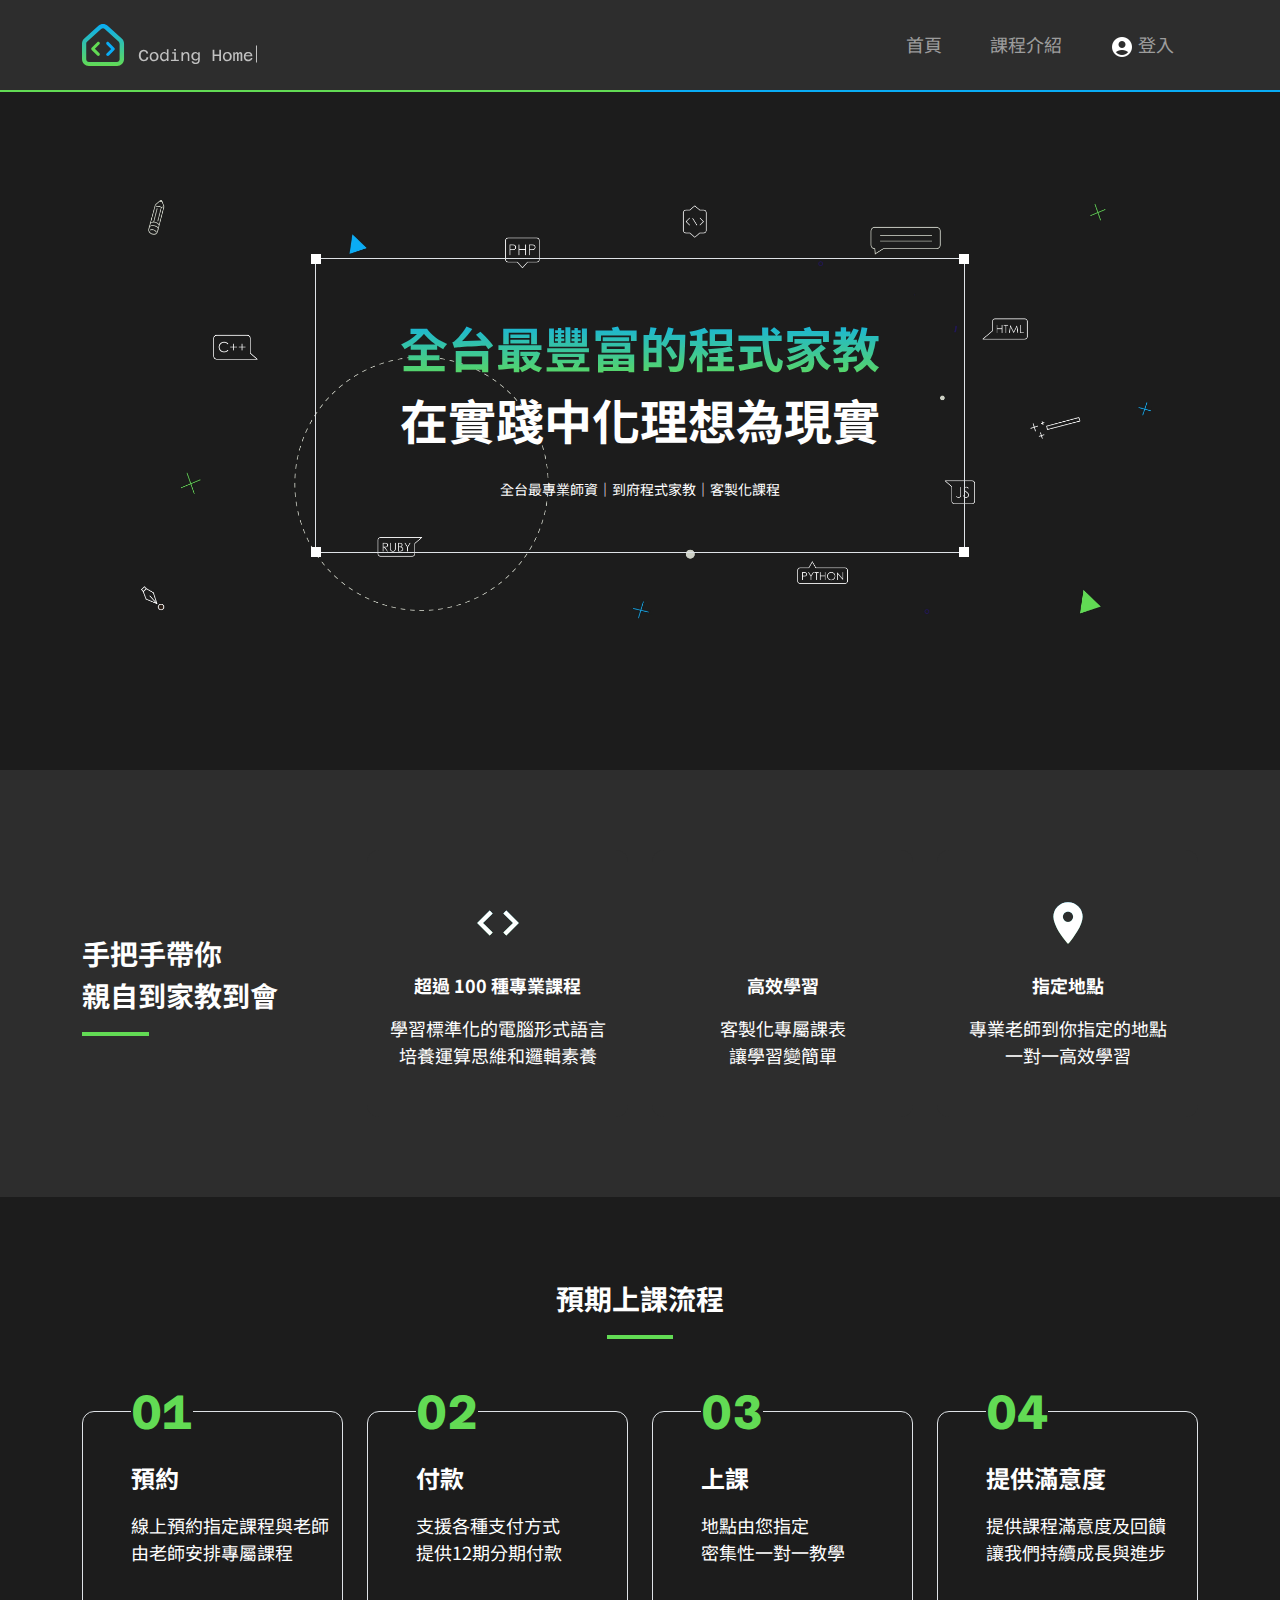
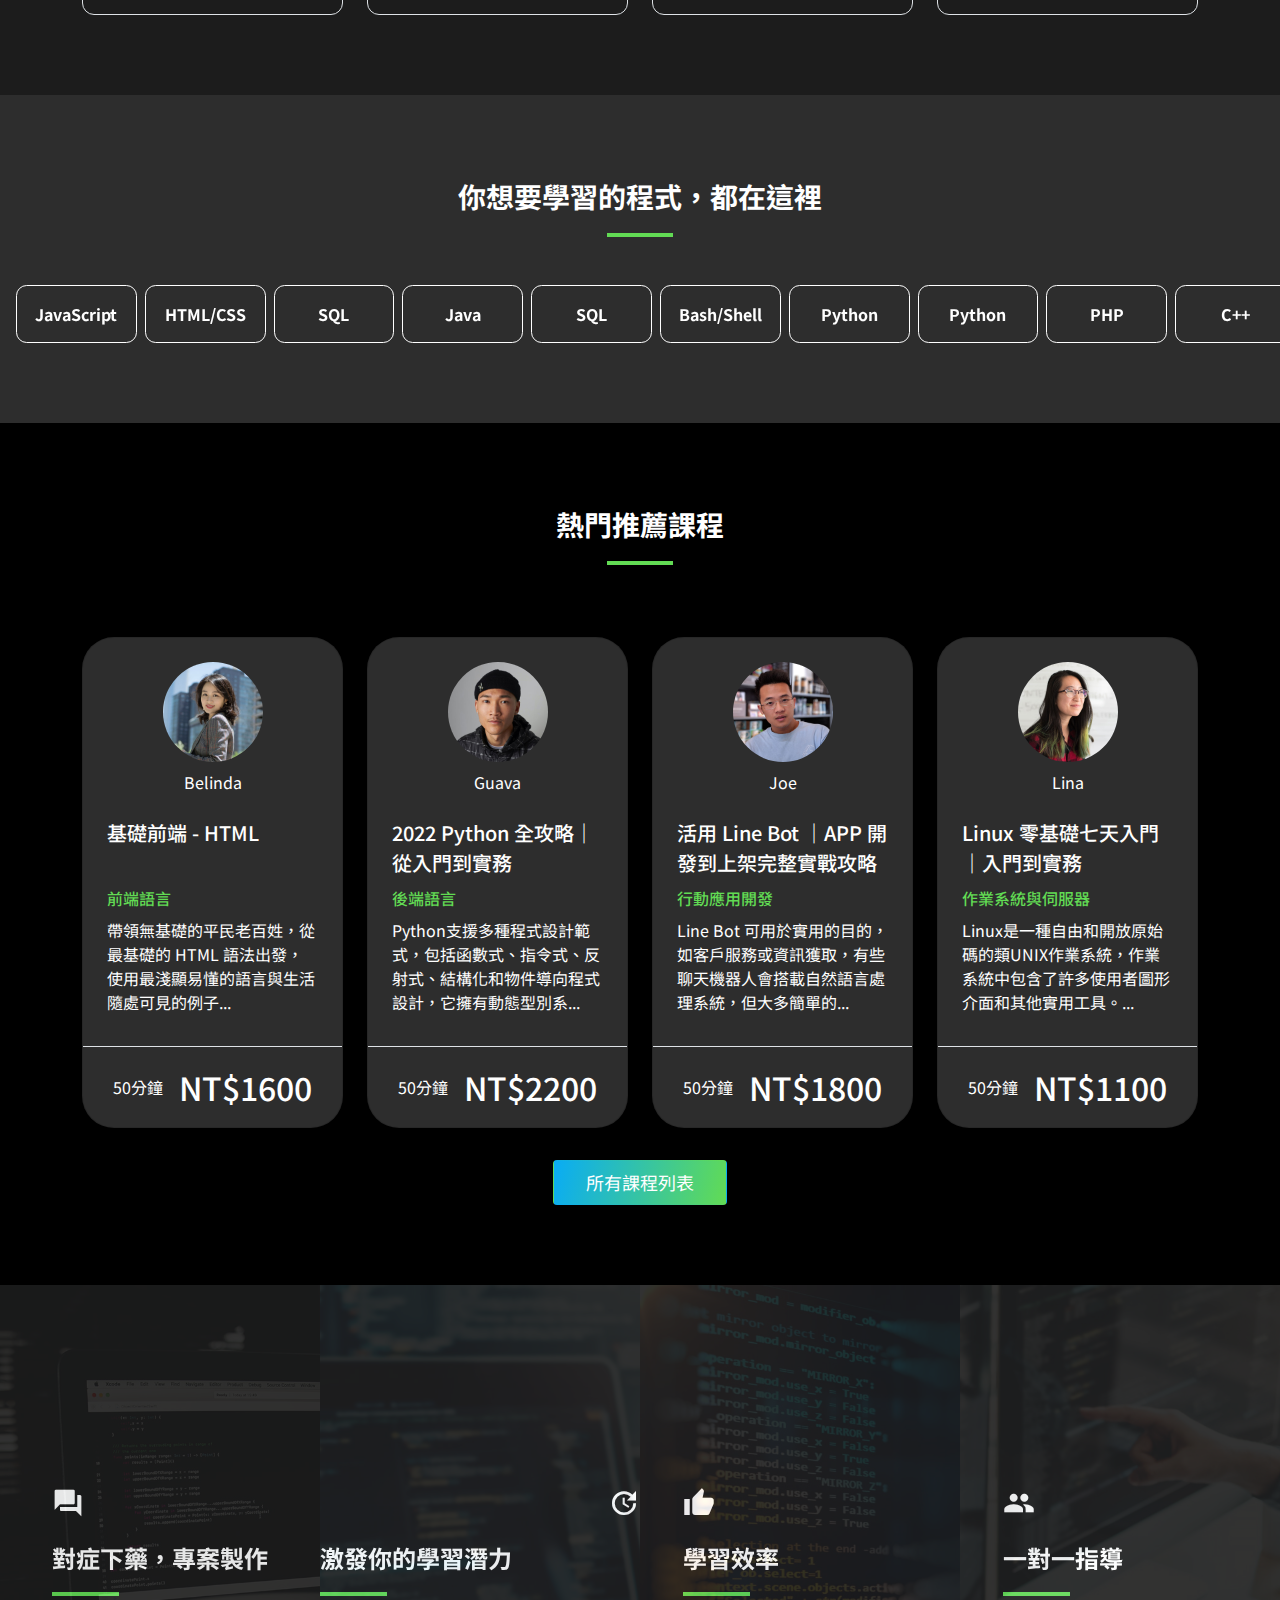
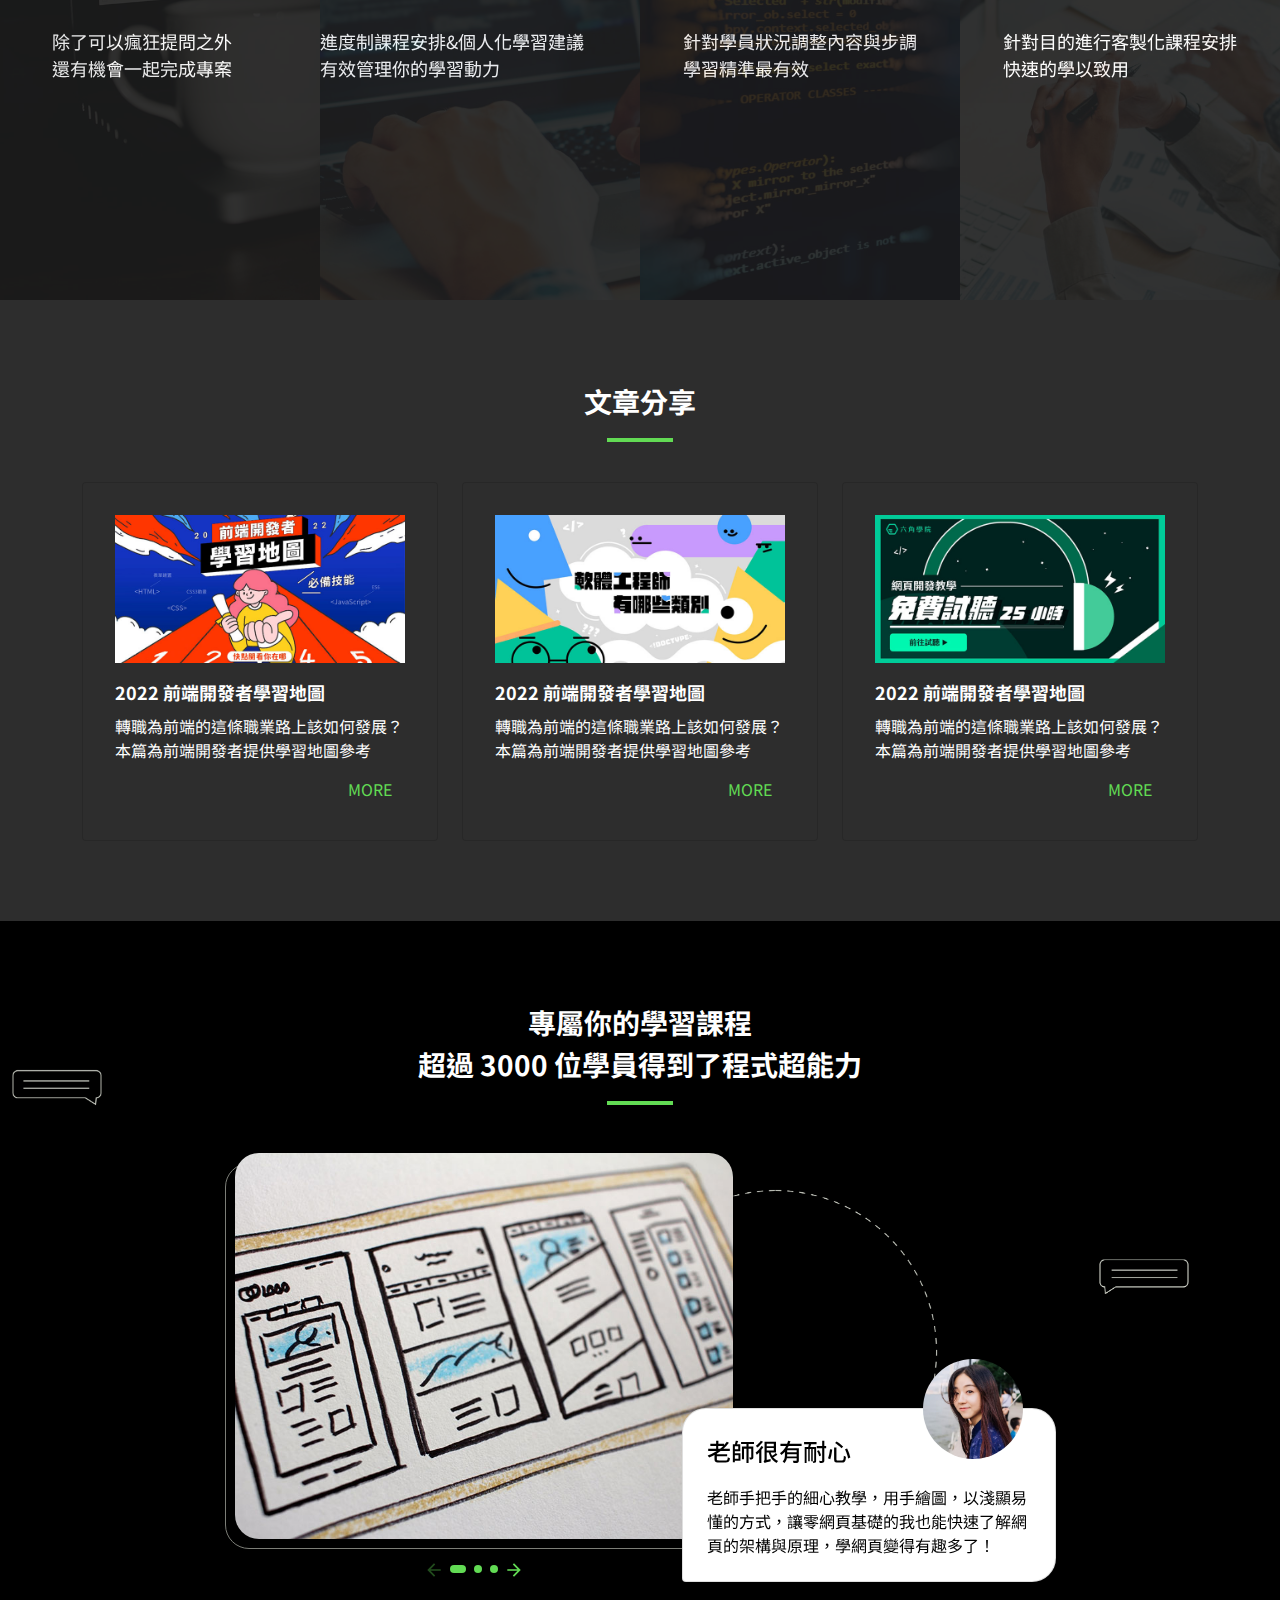
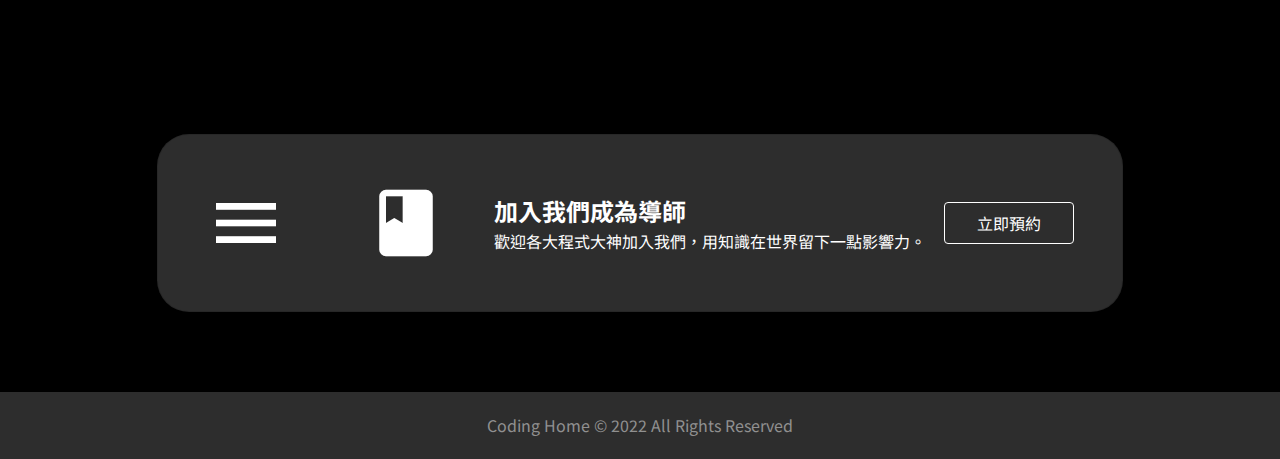
<file: index.html>
<!DOCTYPE html>
<html lang="en">
  <head>
    <meta charset="UTF-8" />
    <meta name="viewport" content="width=device-width, initial-scale=1.0" />
    <meta http-equiv="X-UA-Compatible" content="ie=edge" />
    <title>程式家教首頁</title>
    <link
      rel="stylesheet"
      href="https://cdnjs.cloudflare.com/ajax/libs/font-awesome/5.13.0/css/all.min.css"
    />
    <link rel="preconnect" href="https://fonts.googleapis.com" />
    <link rel="preconnect" href="https://fonts.gstatic.com" crossorigin />
    <link
      href="https://fonts.googleapis.com/css2?family=Azeret+Mono:wght@400;700&family=Noto+Sans+TC:wght@400;700&display=swap"
      rel="stylesheet"
    />
    <link
      href="https://fonts.googleapis.com/icon?family=Material+Icons"
      rel="stylesheet"
    />
    <link
  rel="stylesheet"
  href="https://cdn.jsdelivr.net/npm/swiper@8/swiper-bundle.min.css"
/>
    <link rel="stylesheet" href="./assets/style/all.css" />
  </head>

  <body>
    <nav class="navbar navbar-expand-md navbar-dark bg-light py-0">
      <div class="container">
        <a class="navbar-brand py-6" href="#"
          ><h1 class="logo mb-0">程式家教</h1></a
        >
        <button
          class="navbar-toggler border-0 text-primary p-0"
          type="button"
          data-bs-toggle="collapse"
          data-bs-target="#navbarSupportedContent"
          aria-controls="navbarSupportedContent"
          aria-expanded="false"
          aria-label="Toggle navigation"
        >
          <span class="material-icons"> drag_handle </span>
        </button>
        <div class="collapse navbar-collapse" id="navbarSupportedContent">
          <ul class="navbar-nav ms-auto text-center my-3">
            <li class="nav-item">
              <a
                class="nav-link py-3 px-md-6 fs-7"
                aria-current="page"
                href="./index.html"
                >首頁</a
              >
            </li>
            <li class="nav-item">
              <a class="nav-link py-3 px-md-6 fs-7" href="./course.html">課程介紹</a>
            </li>
            <li class="nav-item">
              <a class="nav-link py-3 px-md-6 fs-7" href="#"
                ><img
                  src="./assets/images/account.png"
                  alt="帳戶頭貼"
                  class="me-1"
                />登入</a
              >
            </li>
          </ul>
        </div>
      </div>
    </nav>

    
<section class="banner pt-md-12">
  <div class="container">
    <div class="bannerBg">
      <div
        class="bannerText d-flex justify-content-center align-items-center h-100"
      >
        <div class="text-center border position-relative">
          <div
            class="square position-absolute top-0 start-0 translate-middle"
          ></div>
          <div
            class="square position-absolute top-0 start-100 translate-middle"
          ></div>
          <div
            class="square position-absolute top-100 start-0 translate-middle"
          ></div>
          <div
            class="square position-absolute top-100 start-100 translate-middle"
          ></div>
          <div class="py-8 px-7 py-md-13 px-md-21">
            <h4 class="fw-bold mb-0">
              <span class="text-gradient-y">全台最豐富的程式家教</span
              ><br />在實踐中化理想為現實
            </h4>
            <p class="fs-9 mt-6 mb-0">
              全台最專業師資｜到府程式家教｜客製化課程
            </p>
          </div>
        </div>
      </div>
    </div>
  </div>
</section>

<section class="bg-light py-10 py-md-20">
  <div class="container">
    <div
      class="row row-cols-1 row-cols-md-2 row-cols-lg-4 g-6 text-center align-items-center"
    >
      <div class="col">
        <h2 class="mb-0 fw-bold text-md-left">
          手把手帶你<br />親自到家教到會<span class="line line-lg-left"></span>
        </h2>
      </div>
      <div class="col">
        <div class="card card_hover border-0 bg-grayBg py-12 rounded-12 bg-lg-light">
          <span class="material-icons text-gradient-y text-gradient-y-lg"
            >code</span
          >
          <h5 class="fs-7 fw-bold mt-6">超過 100 種專業課程</h5>
          <p class="mb-0 mt-4 fs-7">
            學習標準化的電腦形式語言<br />培養運算思維和邏輯素養
          </p>
        </div>
      </div>
      <div class="col">
        <div class="card card_hover border-0 bg-grayBg py-12 rounded-12 bg-lg-light">
          <span class="material-icons text-gradient-y text-gradient-y-lg">
            rocket_launch
          </span>
          <h5 class="fs-7 fw-bold mt-6">高效學習</h5>
          <p class="mb-0 mt-4 fs-7">客製化專屬課表<br />讓學習變簡單</p>
        </div>
      </div>
      <div class="col">
        <div class="card card_hover border-0 bg-grayBg py-12 rounded-12 bg-lg-light">
          <span class="material-icons text-gradient-y text-gradient-y-lg">
            location_on
          </span>
          <h5 class="fs-7 fw-bold mt-6">指定地點</h5>
          <p class="mb-0 mt-4 fs-7">
            專業老師到你指定的地點<br />一對一高效學習
          </p>
        </div>
      </div>
    </div>
  </div>
</section>

<section class="bg-dark py-10 py-md-20">
  <div class="container">
    <h2 class="fs-5 mb-0 fw-bold text-center">
      預期上課流程<span class="line mx-auto"></span>
    </h2>
    <div class="row row-cols-1 row-cols-md-2 row-cols-xl-4 gy-12 mt-6">
      <div class="col">
        <div
          class="card bg-dark border rounded-12 py-12 ps-12 position-relative"
        >
          <div class="number position-absolute top-0 translate-middle-y">
            01
          </div>
          <h4 class="fw-bold">預約</h4>
          <p class="fs-7 mb-0 mt-4">
            線上預約指定課程與老師<br />由老師安排專屬課程
          </p>
        </div>
      </div>
      <div class="col">
        <div
          class="card bg-dark border rounded-12 py-12 ps-12 position-relative"
        >
          <div class="number position-absolute top-0 translate-middle-y">
            02
          </div>
          <h4 class="fw-bold">付款</h4>
          <p class="fs-7 mb-0 mt-4">支援各種支付方式<br />提供12期分期付款</p>
        </div>
      </div>
      <div class="col">
        <div
          class="card bg-dark border rounded-12 py-12 ps-12 position-relative"
        >
          <div class="number position-absolute top-0 translate-middle-y">
            03
          </div>
          <h4 class="fw-bold">上課</h4>
          <p class="fs-7 mb-0 mt-4">地點由您指定<br />密集性一對一教學</p>
        </div>
      </div>
      <div class="col">
        <div
          class="card bg-dark border rounded-12 py-12 ps-12 position-relative"
        >
          <div class="number position-absolute top-0 translate-middle-y">
            04
          </div>
          <h4 class="fw-bold">提供滿意度</h4>
          <p class="fs-7 mb-0 mt-4">
            提供課程滿意度及回饋<br />讓我們持續成長與進步
          </p>
        </div>
      </div>
    </div>
  </div>
</section>

<section class="bg-light py-10 py-md-20">
  <h2 class="text-center fw-bold">
    你想要學習的程式，<br class="d-md-none" />都在這裡<span
      class="line mx-auto"
    ></span>
  </h2>
  <div class="program">
    <div class="swiper mySwiper">
      <div class="swiper-wrapper ms-4 mt-12">
        <div class="swiper-slide">JavaScript</div>
        <div class="swiper-slide">HTML/CSS</div>
        <div class="swiper-slide">SQL</div>
        <div class="swiper-slide">Java</div>
        <div class="swiper-slide">SQL</div>
        <div class="swiper-slide">Bash/Shell</div>
        <div class="swiper-slide">Python</div>
        <div class="swiper-slide">Python</div>
        <div class="swiper-slide">PHP</div>
        <div class="swiper-slide">C++</div>
        <div class="swiper-slide">JavaScript</div>
        <div class="swiper-slide">HTML/CSS</div>
        <div class="swiper-slide">SQL</div>
        <div class="swiper-slide">Java</div>
        <div class="swiper-slide">SQL</div>
      </div>
    </div>
  </div>
</section>

<section class="bg-black py-10 py-md-20">
  <div class="container">
    <h2 class="text-center fs-5 fw-bold">
      熱門推薦課程<span class="line mx-auto"></span>
    </h2>
    <div class="row row-cols-1 row-cols-md-2 row-cols-xl-4 gy-6 mt-6 mt-md-12">
      <div class="col">
        <div class="card bg-light rounder-24 h-card-491">
          <div class="px-6 mt-6">
            <img
              class="coustom-img rounded-pill d-block mx-auto"
              src="./assets/images/teacher01.jpg"
              alt="Belinda"
            />
            <p class="text-center mt-2 mb-0">Belinda</p>
          </div>
          <div
            class="card-body px-6 py-0 d-flex flex-column justify-content-between"
          >
            <h5 class="mt-6">基礎前端 - HTML</h5>
            <div>
              <h6 class="text-primary mt-2">前端語言</h6>
              <p class="mt-2 mb-8">
                帶領無基礎的平民老百姓，從最基礎的 HTML
                語法出發，使用最淺顯易懂的語言與生活隨處可見的例子...
              </p>
            </div>
          </div>
          <div class="border-top">
            <div class="d-flex align-items-center justify-content-center py-4">
              <p class="mb-0">50分鐘</p>
              <h3 class="fs-11 ms-4">NT$1600</h3>
            </div>
          </div>
        </div>
      </div>
      <div class="col">
        <div class="card bg-light rounder-24 h-card-491">
          <div class="px-6 mt-6">
            <img
              class="coustom-img rounded-pill d-block mx-auto"
              src="./assets/images/teacher02.jpg"
              alt="Guava"
            />
            <p class="text-center mt-2 mb-0">Guava</p>
          </div>
          <div
            class="card-body px-6 py-0 d-flex flex-column justify-content-between"
          >
            <h5 class="mt-6">2022 Python 全攻略｜從入門到實務</h5>
            <div>
              <h6 class="text-primary mt-2">後端語言</h6>
              <p class="mt-2 mb-8">
                Python支援多種程式設計範式，包括函數式、指令式、反射式、結構化和物件導向程式設計，它擁有動態型別系...
              </p>
            </div>
          </div>
          <div class="border-top">
            <div class="d-flex align-items-center justify-content-center py-4">
              <p class="mb-0">50分鐘</p>
              <h3 class="fs-11 ms-4">NT$2200</h3>
            </div>
          </div>
        </div>
      </div>
      <div class="col">
        <div class="card bg-light rounder-24 h-card-491">
          <div class="px-6 mt-6">
            <img
              class="coustom-img rounded-pill d-block mx-auto"
              src="./assets/images/teacher03.jpg"
              alt="Joe"
            />
            <p class="text-center mt-2 mb-0">Joe</p>
          </div>
          <div
            class="card-body px-6 py-0 d-flex flex-column justify-content-between"
          >
            <h5 class="mt-6">活用 Line Bot ｜APP 開發到上架完整實戰攻略</h5>
            <div>
              <h6 class="text-primary mt-2">行動應用開發</h6>
              <p class="mt-2 mb-8">
                Line Bot
                可用於實用的目的，如客戶服務或資訊獲取，有些聊天機器人會搭載自然語言處理系統，但大多簡單的...
              </p>
            </div>
          </div>
          <div class="border-top">
            <div class="d-flex align-items-center justify-content-center py-4">
              <p class="mb-0">50分鐘</p>
              <h3 class="fs-11 ms-4">NT$1800</h3>
            </div>
          </div>
        </div>
      </div>
      <div class="col">
        <div class="card bg-light rounder-24 h-card-491">
          <div class="px-6 mt-6">
            <img
              class="coustom-img rounded-pill d-block mx-auto"
              src="./assets/images/teacher04.jpg"
              alt="Lina"
            />
            <p class="text-center mt-2 mb-0">Lina</p>
          </div>
          <div
            class="card-body px-6 py-0 d-flex flex-column justify-content-between"
          >
            <h5 class="mt-6">Linux 零基礎七天入門｜入門到實務</h5>
            <div>
              <h6 class="text-primary mt-2">作業系統與伺服器</h6>
              <p class="mt-2 mb-8">
                Linux是一種自由和開放原始碼的類UNIX作業系統，作業系統中包含了許多使用者圖形介面和其他實用工具。...
              </p>
            </div>
          </div>
          <div class="border-top">
            <div class="d-flex align-items-center justify-content-center py-4">
              <p class="mb-0">50分鐘</p>
              <h3 class="fs-11 ms-4">NT$1100</h3>
            </div>
          </div>
        </div>
      </div>
    </div>
    <div class="text-center mt-8">
      <a href="#" class="btn gradient-x px-8 py-2 fs-7">所有課程列表</a>
    </div>
  </div>
</section>

<section>
  <div class="container-fluid">
    <div class="row row-cols-1 row-cols-md-2 row-cols-lg-4">
      <div class="col bgImg p-0">
        <div class="bg-dark mask d-flex h-100 align-items-center">
          <div class="mx-auto text-center text-lg-start">
            <span class="material-icons text-primary fs-11">
              question_answer
            </span>
            <h4 class="fw-bold mt-4">
              對症下藥，專案製作<span class="line line-lg-left"></span>
            </h4>
            <p class="mt-8 fs-7">
              除了可以瘋狂提問之外<br />還有機會一起完成專案
            </p>
          </div>
        </div>
      </div>
      <div class="col bgImg2 p-0">
        <div class="bg-dark mask d-flex h-100 align-items-center">
          <div class="mx-auto text-center text-lg-start">
            <span class="material-icons text-primary fs-11">
              tips_and_updates
            </span>
            <h4 class="fw-bold mt-4">
              激發你的學習潛力<span class="line line-lg-left"></span>
            </h4>
            <p class="mt-8 fs-7">
              進度制課程安排&個人化學習建議<br />有效管理你的學習動力
            </p>
          </div>
        </div>
      </div>
      <div class="col bgImg3 p-0">
        <div class="bg-dark mask d-flex h-100 align-items-center">
          <div class="mx-auto text-center text-lg-start">
            <span class="material-icons text-primary fs-11"> thumb_up </span>
            <h4 class="fw-bold mt-4">
              學習效率<span class="line line-lg-left"></span>
            </h4>
            <p class="mt-8 fs-7">
              針對學員狀況調整內容與步調<br />學習精準最有效
            </p>
          </div>
        </div>
      </div>
      <div class="col bgImg4 p-0">
        <div class="bg-dark mask d-flex h-100 align-items-center">
          <div class="mx-auto text-center text-lg-start">
            <span class="material-icons text-primary fs-11"> people </span>
            <h4 class="fw-bold mt-4">
              一對一指導<span class="line line-lg-left"></span>
            </h4>
            <p class="mt-8 fs-7">
              針對目的進行客製化課程安排<br />快速的學以致用
            </p>
          </div>
        </div>
      </div>
    </div>
  </div>
</section>

<section class="bg-light py-10 py-md-20">
  <div class="container">
    <h2 class="text-center fs-5 fw-bold">
      文章分享<span class="line mx-auto"></span>
    </h2>
    <div class="row row-cols-1 row-cols-md-3 g-6 mt-4">
      <div class="col">
        <div class="card p-md-8 bg-light card_hover-squareRounded position-relative">
          <div class="squareRounded squareRounded-topLeft position-absolute top-0 start-0"></div>
          <div class="squareRounded squareRounded-topRight position-absolute top-0 end-0"></div>
          <div class="squareRounded squareRounded-bottomRight position-absolute bottom-0 end-0"></div>
          <div class="squareRounded squareRounded-bottomLeft position-absolute bottom-0  start-0"></div>
          <img src="./assets/images/article01.jpg" class="card-img-top rounded-0" alt="article01">
          <div class="card-body p-0">
            <h5 class="card-title mt-4 fs-7 fw-bold">2022 前端開發者學習地圖</h5>
            <p class="card-text mb-2">轉職為前端的這條職業路上該如何發展？本篇為前端開發者提供學習地圖參考</p>
            <div class="text-end">
              <a href="#" class="btn text-primary stretched-link">MORE</a>
            </div>
          </div>
        </div>
      </div>
      <div class="col">
        <div class="card card_hover-squareRounded p-md-8 bg-light card_hover-squareRounded position-relative">
          <div class="squareRounded squareRounded-topLeft position-absolute top-0 start-0"></div>
          <div class="squareRounded squareRounded-topRight position-absolute top-0 end-0"></div>
          <div class="squareRounded squareRounded-bottomRight position-absolute bottom-0 end-0"></div>
          <div class="squareRounded squareRounded-bottomLeft position-absolute bottom-0  start-0"></div>
          <img src="./assets/images/article02.jpg" class="card-img-top rounded-0" alt="article02">
          <div class="card-body p-0">
            <h5 class="card-title mt-4 fs-7 fw-bold">2022 前端開發者學習地圖</h5>
            <p class="card-text mb-2">轉職為前端的這條職業路上該如何發展？本篇為前端開發者提供學習地圖參考</p>
            <div class="text-end">
              <a href="#" class="btn text-primary stretched-link">MORE</a>
            </div>
          </div>
        </div>
      </div>
      <div class="col">
        <div class="card card_hover-squareRounded p-md-8 bg-light card_hover-squareRounded position-relative">
          <div class="squareRounded squareRounded-topLeft position-absolute top-0 start-0"></div>
          <div class="squareRounded squareRounded-topRight position-absolute top-0 end-0"></div>
          <div class="squareRounded squareRounded-bottomRight position-absolute bottom-0 end-0"></div>
          <div class="squareRounded squareRounded-bottomLeft position-absolute bottom-0  start-0"></div>
          <img src="./assets/images/article03.jpg" class="card-img-top rounded-0" alt="article03">
          <div class="card-body p-0">
            <h5 class="card-title mt-4 fs-7 fw-bold">2022 前端開發者學習地圖</h5>
            <p class="card-text mb-2">轉職為前端的這條職業路上該如何發展？本篇為前端開發者提供學習地圖參考</p>
            <div class="text-end">
              <a href="#" class="btn text-primary stretched-link">MORE</a>
            </div>
          </div>
        </div>
      </div>
    </div>
  </div>
</section>

<section class="bg-share py-10 py-md-20">
  <div class="container">
    <h2 class="text-center fs-5 fw-bold">
      專屬你的學習課程<br>超過 3000 位學員得到了程式超能力<span class="line mx-auto"></span>
    </h2>
    <div class="feedback row justify-content-center mt-6 mt-md-12">
      <div class="col-md-9">
        <div class="swiper mySwiper2">
          <div class="swiper-wrapper">
            <div class="swiper-slide position-relative">
                <div class="swiper-img">
                  <img src="./assets/images/share.jpg" alt="share">
                </div>
                <div class="card mt-18 mt-md-0 p-6 bg-white text-black rounded-24-unBottomLLeft position-relative">
                  <h4>老師很有耐心</h4>
                  <p class="mb-0 mt-4">老師手把手的細心教學，用手繪圖，以淺顯易懂的方式，讓零網頁基礎的我也能快速了解網頁的架構與原理，學網頁變得有趣多了！</p>
                  <img class="coustom-img rounded-pill position-absolute top-0 end-0 me-8 translate-middle-y" src="./assets/images/student01.jpg" alt="">
                </div>
            </div>
            <div class="swiper-slide position-relative">
              <div class="swiper-img">
                <img src="./assets/images/article01.jpg" alt="article01">
              </div>
              <div class="card mt-18 mt-md-0 p-6 bg-white text-black rounded-24-unBottomLLeft position-relative">
                <h4>老師很有耐心</h4>
                <p class="mb-0 mt-4">老師手把手的細心教學，用手繪圖，以淺顯易懂的方式，讓零網頁基礎的我也能快速了解網頁的架構與原理，學網頁變得有趣多了！</p>
                <img class="coustom-img rounded-pill position-absolute top-0 end-0 me-8 translate-middle-y" src="./assets/images/student02.jpg" alt="">
              </div>
          </div>
          <div class="swiper-slide position-relative">
            <div class="swiper-img">
              <img src="./assets/images/article02.jpg" alt="article02">
            </div>
            <div class="card mt-18 mt-md-0 p-6 bg-white text-black rounded-24-unBottomLLeft position-relative">
              <h4>老師很有耐心</h4>
              <p class="mb-0 mt-4">老師手把手的細心教學，用手繪圖，以淺顯易懂的方式，讓零網頁基礎的我也能快速了解網頁的架構與原理，學網頁變得有趣多了！</p>
              <img class="coustom-img rounded-pill position-absolute top-0 end-0 me-8 translate-middle-y" src="./assets/images/student03.jpg" alt="">
            </div>
        </div>
          </div>
          <div class="d-flex justify-content-center mt-8 swiper-buttons">
            <div class="swiper-button-prev">
              <span class="material-icons fs-6">
                arrow_back
                </span>
            </div>
            <div class="swiper-pagination"></div>
            <div class="swiper-button-next">
              <span class="material-icons fs-6">
                arrow_forward
                </span>
            </div>
          </div>
        </div>
      </div>
    </div>
  </div>
</section>

<section class="bg-black py-10 py-md-20 px-3">
  <div class="card bg-light max-width-966 rounder-24 py-10 px-6 p-md-12 mx-auto">
    <div class="text-center d-md-flex align-items-md-center text-md-left">
      <span class="material-icons fs-12">
        menu_book
      </span>
      <div class="card-body p-0 d-md-flex align-items-md-center justify-content-md-between">
        <div class="ms-md-6 ms-lg-12">
          <h5 class="card-title fw-bold h4 mt-6 mb-0 mt-md-0">加入我們成為導師</h5>
          <p class="card-text mt-6 mb-0 mt-md-0">歡迎各大程式大神加入我們，用知識在世界留下一點影響力。</p>
        </div>
        <a href="#" class="btn btn-light text-white border-white px-8 py-2 mt-6 mt-md-0">立即預約</a>
      </div>
    </div>
  </div>
</section>

    <footer class="footer bg-light">
      <div class="text-gray-600 text-center py-6 lh-19">
        Coding Home © 2022 All Rights Reserved
      </div>
    </footer>

    <script src="./assets/js/vendors.js"></script>
    <script src="https://cdn.jsdelivr.net/npm/swiper@8/swiper-bundle.min.js"></script>
    <script src="./assets/js/all.js"></script>
  </body>
</html>
</file>
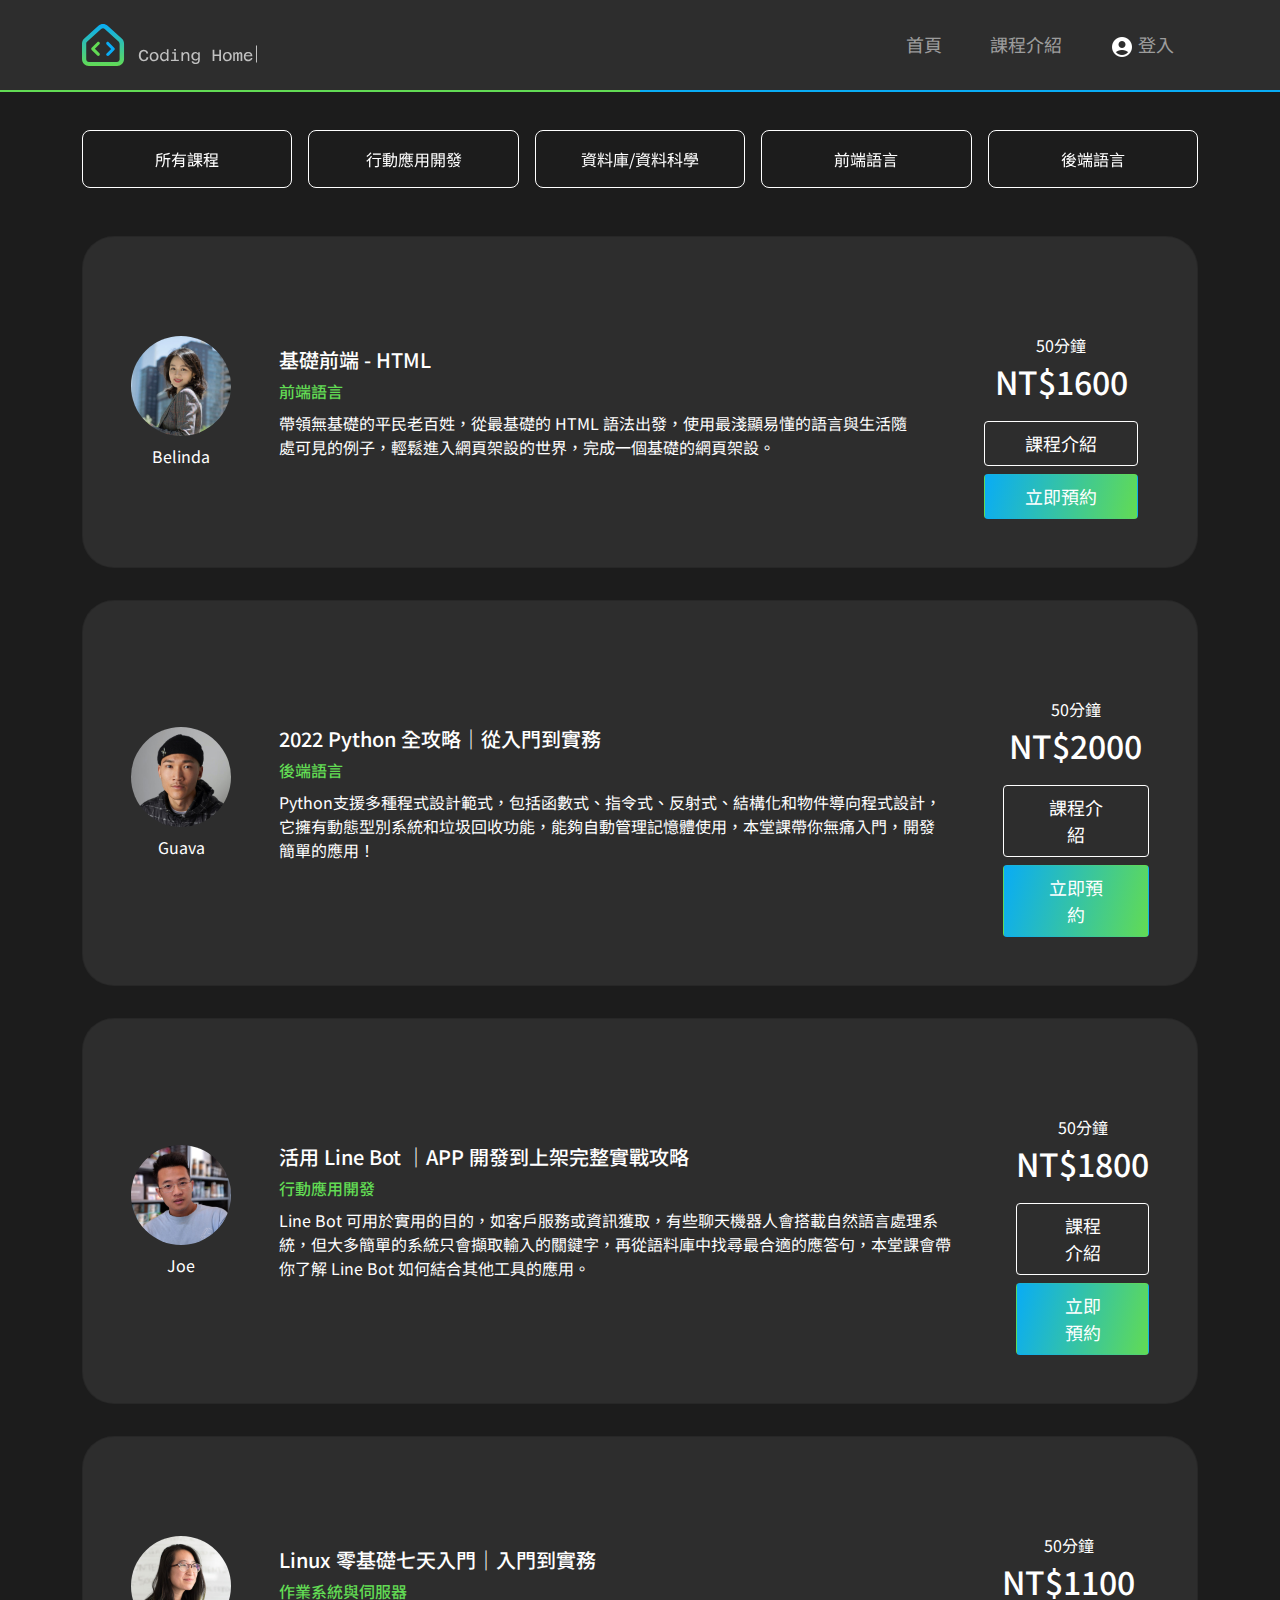
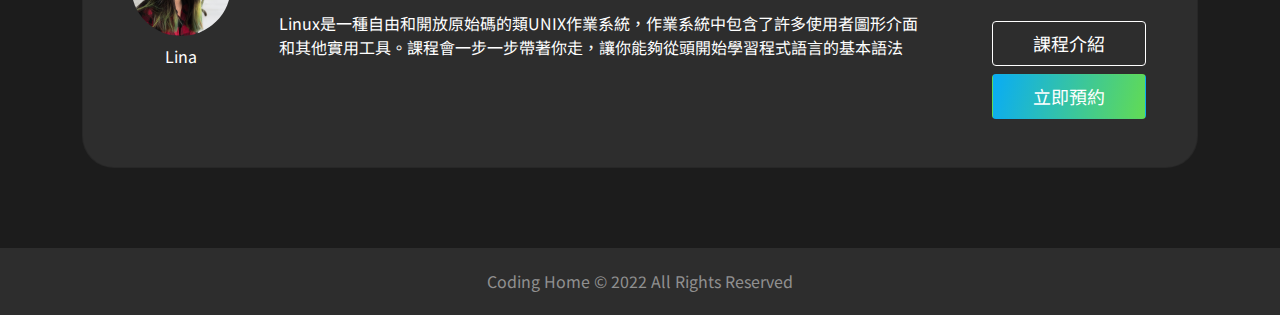
<file: course.html>
<!DOCTYPE html>
<html lang="en">
  <head>
    <meta charset="UTF-8" />
    <meta name="viewport" content="width=device-width, initial-scale=1.0" />
    <meta http-equiv="X-UA-Compatible" content="ie=edge" />
    <title>程式家教課程介紹</title>
    <link
      rel="stylesheet"
      href="https://cdnjs.cloudflare.com/ajax/libs/font-awesome/5.13.0/css/all.min.css"
    />
    <link rel="preconnect" href="https://fonts.googleapis.com" />
    <link rel="preconnect" href="https://fonts.gstatic.com" crossorigin />
    <link
      href="https://fonts.googleapis.com/css2?family=Azeret+Mono:wght@400;700&family=Noto+Sans+TC:wght@400;700&display=swap"
      rel="stylesheet"
    />
    <link
      href="https://fonts.googleapis.com/icon?family=Material+Icons"
      rel="stylesheet"
    />
    <link
  rel="stylesheet"
  href="https://cdn.jsdelivr.net/npm/swiper@8/swiper-bundle.min.css"
/>
    <link rel="stylesheet" href="./assets/style/all.css" />
  </head>

  <body>
    <nav class="navbar navbar-expand-md navbar-dark bg-light py-0">
      <div class="container">
        <a class="navbar-brand py-6" href="#"
          ><h1 class="logo mb-0">程式家教</h1></a
        >
        <button
          class="navbar-toggler border-0 text-primary p-0"
          type="button"
          data-bs-toggle="collapse"
          data-bs-target="#navbarSupportedContent"
          aria-controls="navbarSupportedContent"
          aria-expanded="false"
          aria-label="Toggle navigation"
        >
          <span class="material-icons"> drag_handle </span>
        </button>
        <div class="collapse navbar-collapse" id="navbarSupportedContent">
          <ul class="navbar-nav ms-auto text-center my-3">
            <li class="nav-item">
              <a
                class="nav-link py-3 px-md-6 fs-7"
                aria-current="page"
                href="./index.html"
                >首頁</a
              >
            </li>
            <li class="nav-item">
              <a class="nav-link py-3 px-md-6 fs-7" href="./course.html">課程介紹</a>
            </li>
            <li class="nav-item">
              <a class="nav-link py-3 px-md-6 fs-7" href="#"
                ><img
                  src="./assets/images/account.png"
                  alt="帳戶頭貼"
                  class="me-1"
                />登入</a
              >
            </li>
          </ul>
        </div>
      </div>
    </nav>

    
<section class="course py-10 pb-md-20">
  <div class="container">
    <div class="swiper courseSwiper">
      <div class="swiper-wrapper">
        <a href="#" class="swiper-slide">所有課程</a>
        <a href="#" class="swiper-slide">行動應用開發</a>
        <a href="#" class="swiper-slide">資料庫/資料科學</a>
        <a href="#" class="swiper-slide">前端語言</a>
        <a href="#" class="swiper-slide">後端語言</a>
        <a href="#" class="swiper-slide">作業系統與伺服器</a>
      </div>
    </div>
    <div class="card bg-light rounder-24 py-8 px-6 mt-6 p-md-12 mt-md-12">
      <div class="d-lg-flex align-items-md-center">
        <div>
          <img
            class="coustom-img rounded-pill d-block mx-auto"
            src="./assets/images/teacher01.jpg"
            alt="Belinda"
          />
          <p class="text-center mt-2 mb-0">Belinda</p>
        </div>
        <div
          class="card-body py-0 px-0 d-flex flex-column justify-content-between ms-md-12"
        >
          <h5 class="mt-6 mt-md-0">基礎前端 - HTML</h5>
          <div class="mt-1">
            <h6 class="text-primary">前端語言</h6>
            <p class="mt-2 mb-0">
              帶領無基礎的平民老百姓，從最基礎的 HTML 語法出發，使用最淺顯易懂的語言與生活隨處可見的例子，輕鬆進入網頁架設的世界，完成一個基礎的網頁架設。
            </p>
          </div>
        </div>
        <div class="text-center ms-md-15">
          <div class="d-flex align-items-center justify-content-center mt-12 d-md-block">
            <p class="mb-0">50分鐘</p>
            <h3 class="fs-11 ms-4 ms-md-0">NT$1600</h3>
          </div>
          <div class="mt-4">
            <a href="#" type="button" class="fs-7 btn btn-outline-light border-white px-4 py-2 px-md-10">課程介紹</a>
            <a href="#" type="button" class="fs-7 btn gradient-x ms-2 px-4 py-2 px-md-10 ms-lg-0 mt-lg-2">立即預約</a>
          </div>
        </div>
      </div>
    </div>
    <div class="card bg-light rounder-24 py-8 px-6 mt-6 p-md-12 mt-md-8">
      <div class="d-lg-flex align-items-md-center">
        <div>
          <img
            class="coustom-img rounded-pill d-block mx-auto"
            src="./assets/images/teacher02.jpg"
            alt="Guava"
          />
          <p class="text-center mt-2 mb-0">Guava</p>
        </div>
        <div
          class="card-body py-0 px-0 d-flex flex-column justify-content-between ms-md-12"
        >
          <h5 class="mt-6 mt-md-0">2022 Python 全攻略｜從入門到實務</h5>
          <div class="mt-1">
            <h6 class="text-primary">後端語言</h6>
            <p class="mt-2 mb-0">
              Python支援多種程式設計範式，包括函數式、指令式、反射式、結構化和物件導向程式設計，它擁有動態型別系統和垃圾回收功能，能夠自動管理記憶體使用，本堂課帶你無痛入門，開發簡單的應用！
            </p>
          </div>
        </div>
        <div class="text-center ms-md-15">
          <div class="d-flex align-items-center justify-content-center mt-12 d-md-block">
            <p class="mb-0">50分鐘</p>
            <h3 class="fs-11 ms-4 ms-md-0">NT$2000</h3>
          </div>
          <div class="mt-4">
            <a href="#" type="button" class="fs-7 btn btn-outline-light border-white px-4 py-2 px-md-10">課程介紹</a>
            <a href="#" type="button" class="fs-7 btn gradient-x ms-2 px-4 py-2 px-md-10 ms-lg-0 mt-lg-2">立即預約</a>
          </div>
        </div>
      </div>
    </div>
    <div class="card bg-light rounder-24 py-8 px-6 mt-6 p-md-12 mt-md-8">
      <div class="d-lg-flex align-items-md-center">
        <div>
          <img
            class="coustom-img rounded-pill d-block mx-auto"
            src="./assets/images/teacher03.jpg"
            alt="Joe"
          />
          <p class="text-center mt-2 mb-0">Joe</p>
        </div>
        <div
          class="card-body py-0 px-0 d-flex flex-column justify-content-between ms-md-12"
        >
          <h5 class="mt-6 mt-md-0">活用 Line Bot ｜APP 開發到上架完整實戰攻略</h5>
          <div class="mt-1">
            <h6 class="text-primary">行動應用開發</h6>
            <p class="mt-2 mb-0">
              Line Bot 可用於實用的目的，如客戶服務或資訊獲取，有些聊天機器人會搭載自然語言處理系統，但大多簡單的系統只會擷取輸入的關鍵字，再從語料庫中找尋最合適的應答句，本堂課會帶你了解 Line Bot 如何結合其他工具的應用。
            </p>
          </div>
        </div>
        <div class="text-center ms-md-15">
          <div class="d-flex align-items-center justify-content-center mt-12 d-md-block">
            <p class="mb-0">50分鐘</p>
            <h3 class="fs-11 ms-4 ms-md-0">NT$1800</h3>
          </div>
          <div class="mt-4">
            <a href="#" type="button" class="fs-7 btn btn-outline-light border-white px-4 py-2 px-md-10">課程介紹</a>
            <a href="#" type="button" class="fs-7 btn gradient-x ms-2 px-4 py-2 px-md-10 ms-lg-0 mt-lg-2">立即預約</a>
          </div>
        </div>
      </div>
    </div>
    <div class="card bg-light rounder-24 py-8 px-6 mt-6 p-md-12 mt-md-8">
      <div class="d-lg-flex align-items-md-center">
        <div>
          <img
            class="coustom-img rounded-pill d-block mx-auto"
            src="./assets/images/teacher04.jpg"
            alt="Lina"
          />
          <p class="text-center mt-2 mb-0">Lina</p>
        </div>
        <div
          class="card-body py-0 px-0 d-flex flex-column justify-content-between ms-md-12"
        >
          <h5 class="mt-6 mt-md-0">Linux 零基礎七天入門｜入門到實務</h5>
          <div class="mt-1">
            <h6 class="text-primary">作業系統與伺服器</h6>
            <p class="mt-2 mb-0">
              Linux是一種自由和開放原始碼的類UNIX作業系統，作業系統中包含了許多使用者圖形介面和其他實用工具。課程會一步一步帶著你走，讓你能夠從頭開始學習程式語言的基本語法
            </p>
          </div>
        </div>
        <div class="text-center ms-md-15">
          <div class="d-flex align-items-center justify-content-center mt-12 d-md-block">
            <p class="mb-0">50分鐘</p>
            <h3 class="fs-11 ms-4 ms-md-0">NT$1100</h3>
          </div>
          <div class="mt-4">
            <a href="#" type="button" class="fs-7 btn btn-outline-light border-white px-4 py-2 px-md-10">課程介紹</a>
            <a href="#" type="button" class="fs-7 btn gradient-x ms-2 px-4 py-2 px-md-10 ms-lg-0 mt-lg-2">立即預約</a>
          </div>
        </div>
      </div>
    </div>
  </div>
</section>


    <footer class="footer bg-light">
      <div class="text-gray-600 text-center py-6 lh-19">
        Coding Home © 2022 All Rights Reserved
      </div>
    </footer>

    <script src="./assets/js/vendors.js"></script>
    <script src="https://cdn.jsdelivr.net/npm/swiper@8/swiper-bundle.min.js"></script>
    <script src="./assets/js/all.js"></script>
  </body>
</html>
</file>
